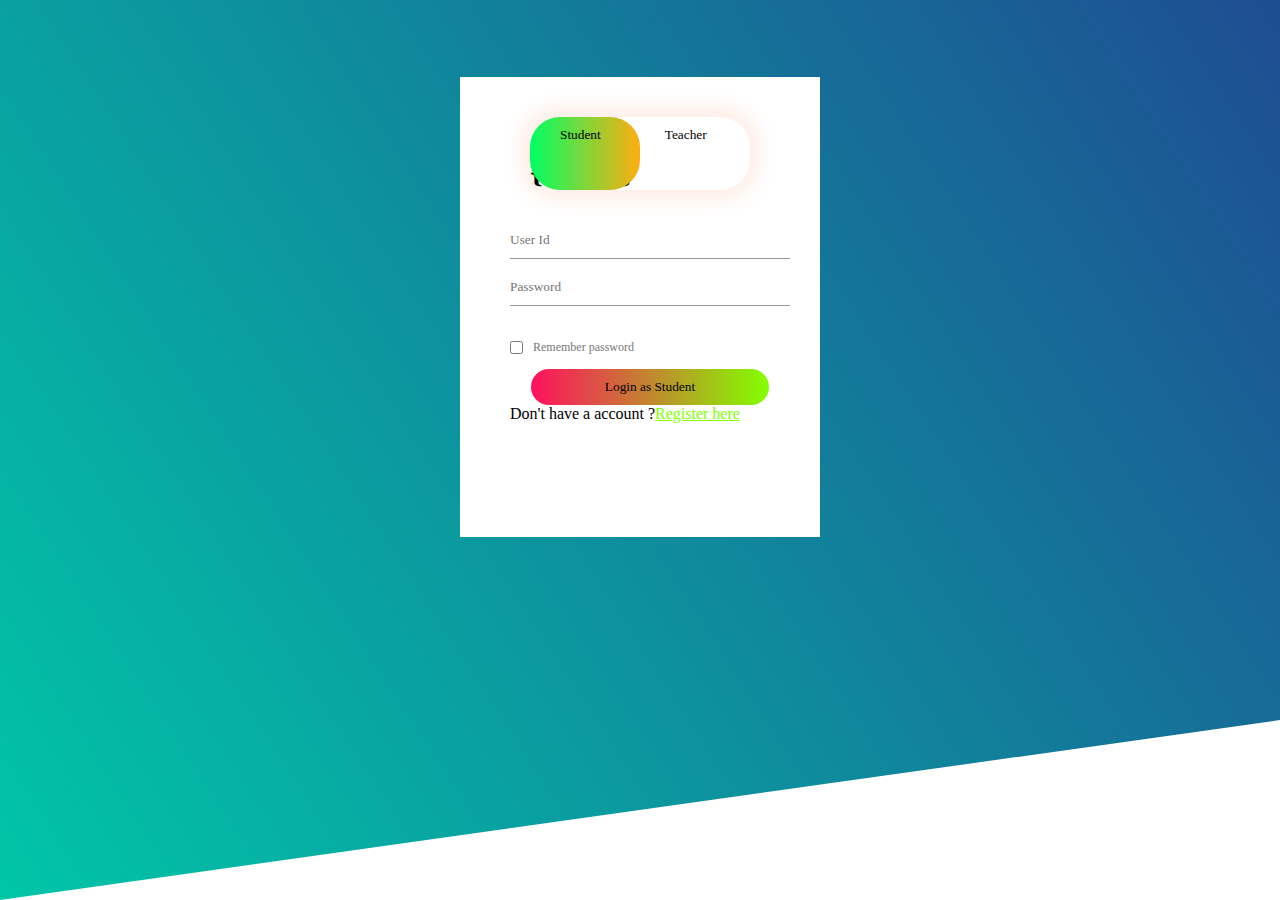
<file: templates/login.html>
<!DOCTYPE html>
<html>
<head>
 <title>Log in</title>
 <link rel="stylesheet" type="text/css" href="log.css">
</head>
<body>
    <div class="jnj">
        <div class="form">
            <div class="button_box">
                <div id="btn"></div>
                <button type="button" class="toggleb-btn" onclick="student()">Student</button>
                <button type="button" class="toggleb-btn" onclick="teacher()">Teacher</button>
            <form action="/login_valita" method="post" id="Student"class="input-group">
                <input type="email" class="input-field" placeholder="User Id" name="email" required>
                <input type="password" class="input-field" placeholder="Password" name="password" required>
                <input type="checkbox" class="chech-box"><span>Remember password</span>
                
                <button type="submit" class="submit-btn">Login as Student</button>
                
                <p class="loginreg">Don't have a account ?<a href="/register">Register here</a></p>

            </form>
            <form action="/login_tech" method="post" id="Teacher" class="input-group">
                <input type="email" class="input-field" placeholder="User Id" name="yemail" required>
                <input type="password" class="input-field" placeholder="Password" name="ypassword" required>
                
                <input type="checkbox" class="chech-box"><span>Remember password</span>
                
                 <button type="submit" class="submit-btn">Login as Teacher</button>

                <p class="loginreg">Don't have a account ?<a href="/register">Register here</a></p>


            </form>

                <h1 >{{info}}</h1>


        </div>

    </div> 
    <script>
        var x = document.getElementById("Student");
        var y = document.getElementById("Teacher");
        var z = document.getElementById("btn");
        function student() {
            x.style.left="-30px";
            y.style.left="400px";
            z.style.left="0px";

            
        }

        function teacher() {
            x.style.left="-400px";
            y.style.left="-30px";
            z.style.left="110px";

            
        }

    </script>
</body>
</html>
</file>
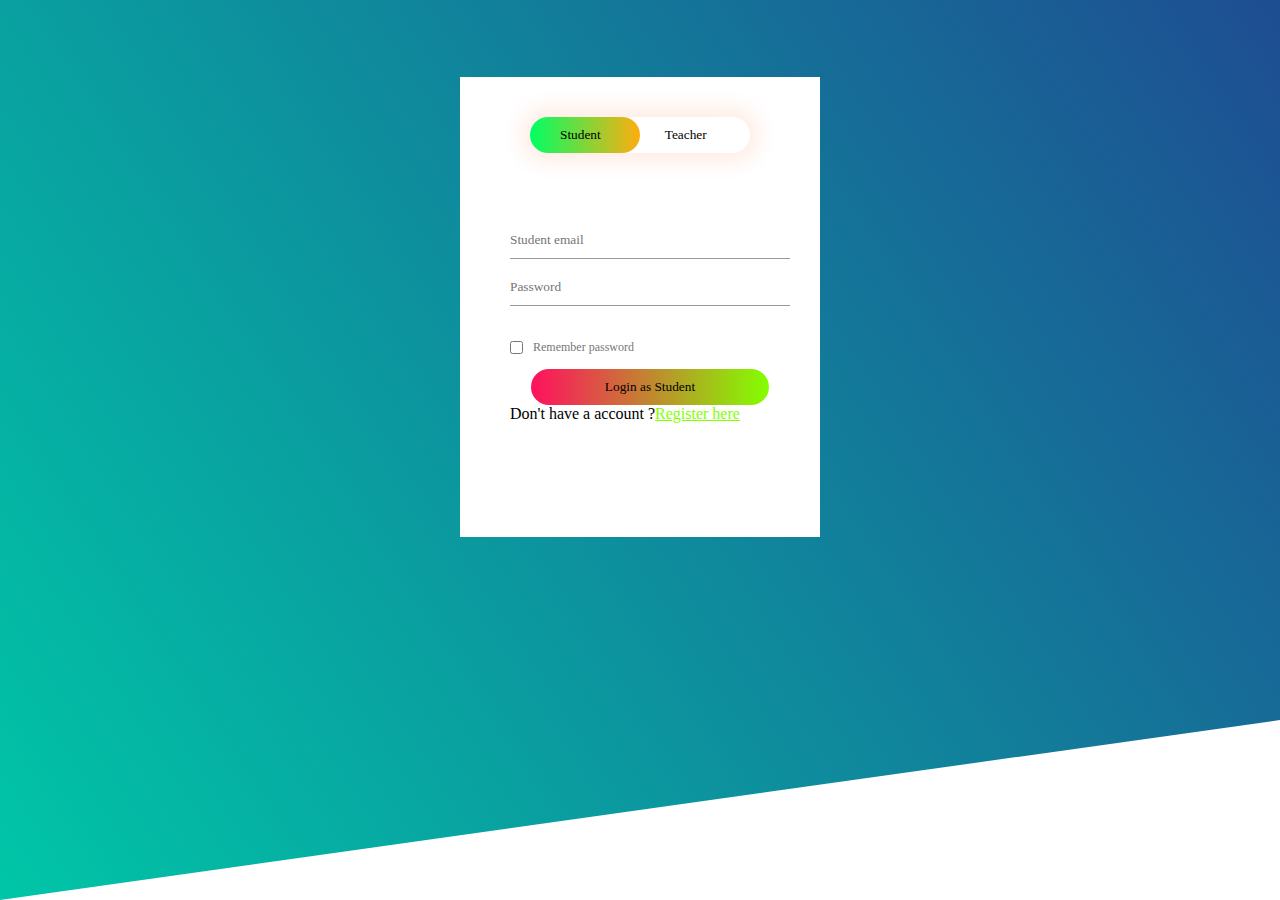
<file: templates/smple.html>
<!DOCTYPE html>
<html>
<head>
 <title>Log in</title>
 <link rel="stylesheet" type="text/css" href="log.css">
</head>
<body>
    <div class="jnj">
        <div class="form">
            <div class="button_box">
                <div id="btn"></div>
                <button type="button" class="toggleb-btn" onclick="student()">Student</button>
                <button type="button" class="toggleb-btn" onclick="teacher()">Teacher</button>
            <form action="courses.html" method="post" id="Student"class="input-group">
                <!-- /login_valita -->
                <input type="email" class="input-field" placeholder="Student email" name="email" required>
                <input type="password" class="input-field" placeholder="Password" name="password" required>
                <input type="checkbox" class="chech-box"><span>Remember password</span>
                
                <button type="submit" class="submit-btn">Login as Student</button>
                
                <p class="loginreg">Don't have a account ?<a href="smpler.html">Register here</a></p>
                                                             <!-- /register -->
            </form>
            <form action="techer.html" method="post" id="Teacher" class="input-group">
                     <!-- /login_tech -->
                <input type="email" class="input-field" placeholder="Teacher email" name="yemail" required>
                <input type="password" class="input-field" placeholder="Password" name="ypassword" required>
                
                <input type="checkbox" class="chech-box"><span>Remember password</span>
                
                 <button type="submit" class="submit-btn">Login as Teacher</button>

                <p class="loginreg">Don't have a account ?<a href="smpler.html">Register here</a></p>
                                                              <!-- /register -->

            </form>



        </div>

    </div> 
    <script>
        var x = document.getElementById("Student");
        var y = document.getElementById("Teacher");
        var z = document.getElementById("btn");
        function student() {
            x.style.left="-30px";
            y.style.left="400px";
            z.style.left="0px";

            
        }

        function teacher() {
            x.style.left="-400px";
            y.style.left="-30px";
            z.style.left="110px";

            
        }

    </script>
</body>
</html>
</file>
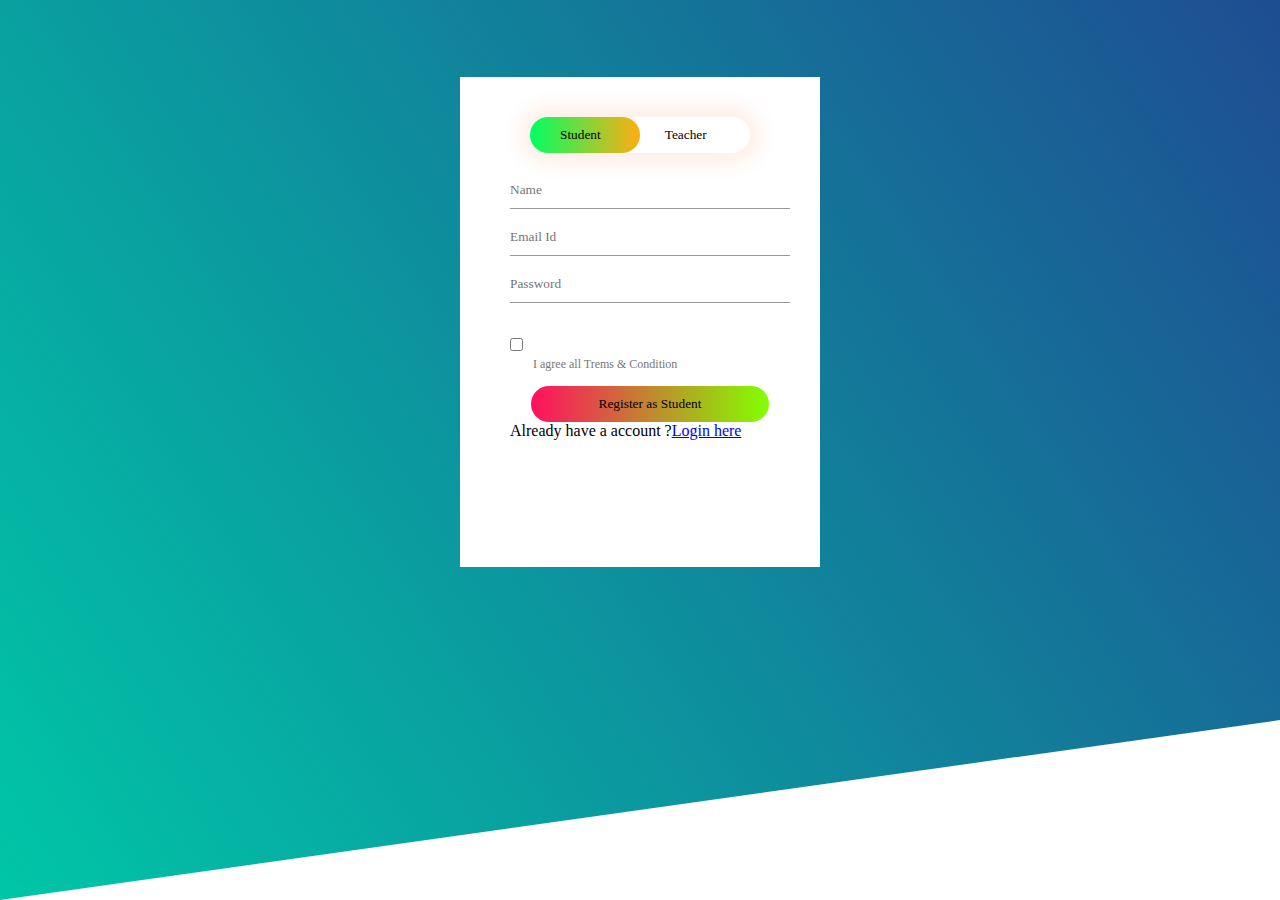
<file: templates/smpler.html>
<!DOCTYPE html>
<html>
<head>
 <title>Registion</title>
 <link rel="stylesheet" type="text/css" href="reg.css">
</head>
<body>
    <div class="jnj">
        <div class="form">
            <div class="button_box">
                <div id="btn"></div>
                <button type="button" class="toggleb-btn" onclick="student()">Student</button>
                <button type="button" class="toggleb-btn" onclick="teacher()">Teacher</button>
            <form action="/add_user" method="post" id="Student"class="input-group">
                <input type="text" class="input-field" placeholder="Name" name="uname" required>
                
                <input type="email" class="input-field" placeholder="Email Id" name="uemail" required>
                
                
                <input type="password" class="input-field" placeholder="Password" name="upassword" required>
                <input type="checkbox" class="chech-box"><span>I agree all Trems & Condition</span>
                <button type="submit" class="submit-btn">Register as Student </button>
                <p class="loginreg">Already have a account ?<a href="/login">Login here</a></p>
            </form>
            <form action="/add_tech" method="post" id="Teacher" class="input-group">
                <input type="text" class="input-field" placeholder="Name"  name="xname" required>
                <input type="email" class="input-field" placeholder="Email Id" name="xemail" required>
                
                <input type="password" class="input-field" placeholder="Password" name="xpassword" required>
                <input type="checkbox" class="chech-box"><span>I agree all Trems & Condition</span>
                <button type="submit" class="submit-btn">Register as Teacher</button>
                <p class="loginreg">Already have a account ?<a href="/login">Login here</a></p>
            </form>


        </div>

    </div> 
    <script>
        var x = document.getElementById("Student");
        var y = document.getElementById("Teacher");
        var z = document.getElementById("btn");
        function student() {
            x.style.left="-30px";
            y.style.left="400px";
            z.style.left="0px";

            
        }

        function teacher() {
            x.style.left="-400px";
            y.style.left="-30px";
            z.style.left="110px";

            
        }

    </script>
</body>
</html>
</file>
<file: templates/log.css>
*{
    margin:0;
    padding:0;
    font-family:sens-serif;

}
.jnj{
    height:100%;
    width:100%;
    background-image:linear-gradient(57deg, #00C6A7 , #1E4D92 );
    clip-path: polygon(0% 0%, 100% 0%, 100% 80%, 0% 100%);
    background-position:center;
    background-size:cover;
    position:absolute;
}
.form{
    height:450px;
    width:350px;
    position:relative;
    margin:6% auto;
    background:#fff;
    padding:5px;
    overflow:hidden;
     
    
}
.button_box{
    width:220px;
    margin:35px auto;
    position:relative;
    box-shadow:0 0 20px 9px #ff61241f;
    border-radius:30px;
}
.toggleb-btn{
    padding:10px 30px;
    cursor:pointer;
    background:transparent;
    border:0;
    outline:none;
    position:relative;
}
#btn{
    top:0;
    left:0;
    position:absolute;
    width:110px;
    height:100%;
    background:linear-gradient(to right,#00FF64,#ffad0f);
    border-radius:30px;
    transition:.5s;

}
.input-group{
    top:100px;
    position:absolute;
    width:280px;
    transition:.5s;
}
.input-field{
    width:100%;
    padding:10px 0;
    margin:5px 0;
    border-left:0;
    border-top:0;
    border-right:0;
    border-bottom:1px solid #999;
    outline:none;
    background:transparent;
}
.submit-btn {
    width:85%;
    padding:10px 30px;
    cursor:pointer;
    display:block;
    margin:auto;
    background:linear-gradient(to right,#ff105f,#83FF00);
    border:0;
    outline:none;
    border-radius:30px;
}
.chech-box{
    margin: 30px 10px 15px 0;
}
span{
    color:#777;
    font-size:12px;
    bottom:68px;
    position:absolute;
}
#Student{
    left:-20px;
}
#Teacher{
    left:450px;
}
.loginreg a{
    
    color: #83FF00;

}
</file>
<file: templates/reg.css>
*{
    margin:0;
    padding:0;
    font-family:sens-serif;

}
.jnj{
    height:100%;
    width:100%;
    background-image:linear-gradient(57deg, #00C6A7 , #1E4D92 );
    clip-path: polygon(0% 0%, 100% 0%, 100% 80%, 0% 100%);
    background-position:center;
    background-size:cover;
    position:absolute;
}
.form{
    height:480px;
    width:350px;
    position:relative;
    margin:6% auto;
    background:#fff;
    padding:5px;
    overflow:hidden;
     
    
}
.button_box{
    width:220px;
    margin:35px auto;
    position:relative;
    box-shadow:0 0 20px 9px #ff61241f;
    border-radius:30px;
}
.toggleb-btn{
    padding:10px 30px;
    cursor:pointer;
    background:transparent;
    border:0;
    outline:none;
    position:relative;
}
#btn{
    top:0;
    left:0;
    position:absolute;
    width:110px;
    height:100%;
    background:linear-gradient(to right,#00FF64,#ffad0f);
    border-radius:30px;
    transition:.5s;

}
.input-group{
    top:50px;
    position:absolute;
    width:280px;
    transition:.5s;
}
.input-field{
    width:100%;
    padding:10px 0;
    margin:5px 0;
    border-left:0;
    border-top:0;
    border-right:0;
    border-bottom:1px solid #999;
    outline:none;
    background:transparent;
}
.submit-btn{
    width:85%;
    padding:10px 30px;
    cursor:pointer;
    display:block;
    margin:auto;
    background:linear-gradient(to right,#ff105f,#83FF00);
    border:0;
    outline:none;
    border-radius:30px;
}
.chech-box{
    margin: 30px 10px 35px 0;
}
span{
    color:#777;
    font-size:12px;
    bottom:68px;
    position:absolute;
}
#Student{
    left:-20px;
}
#Teacher{
    left:450px;
}
</file>
